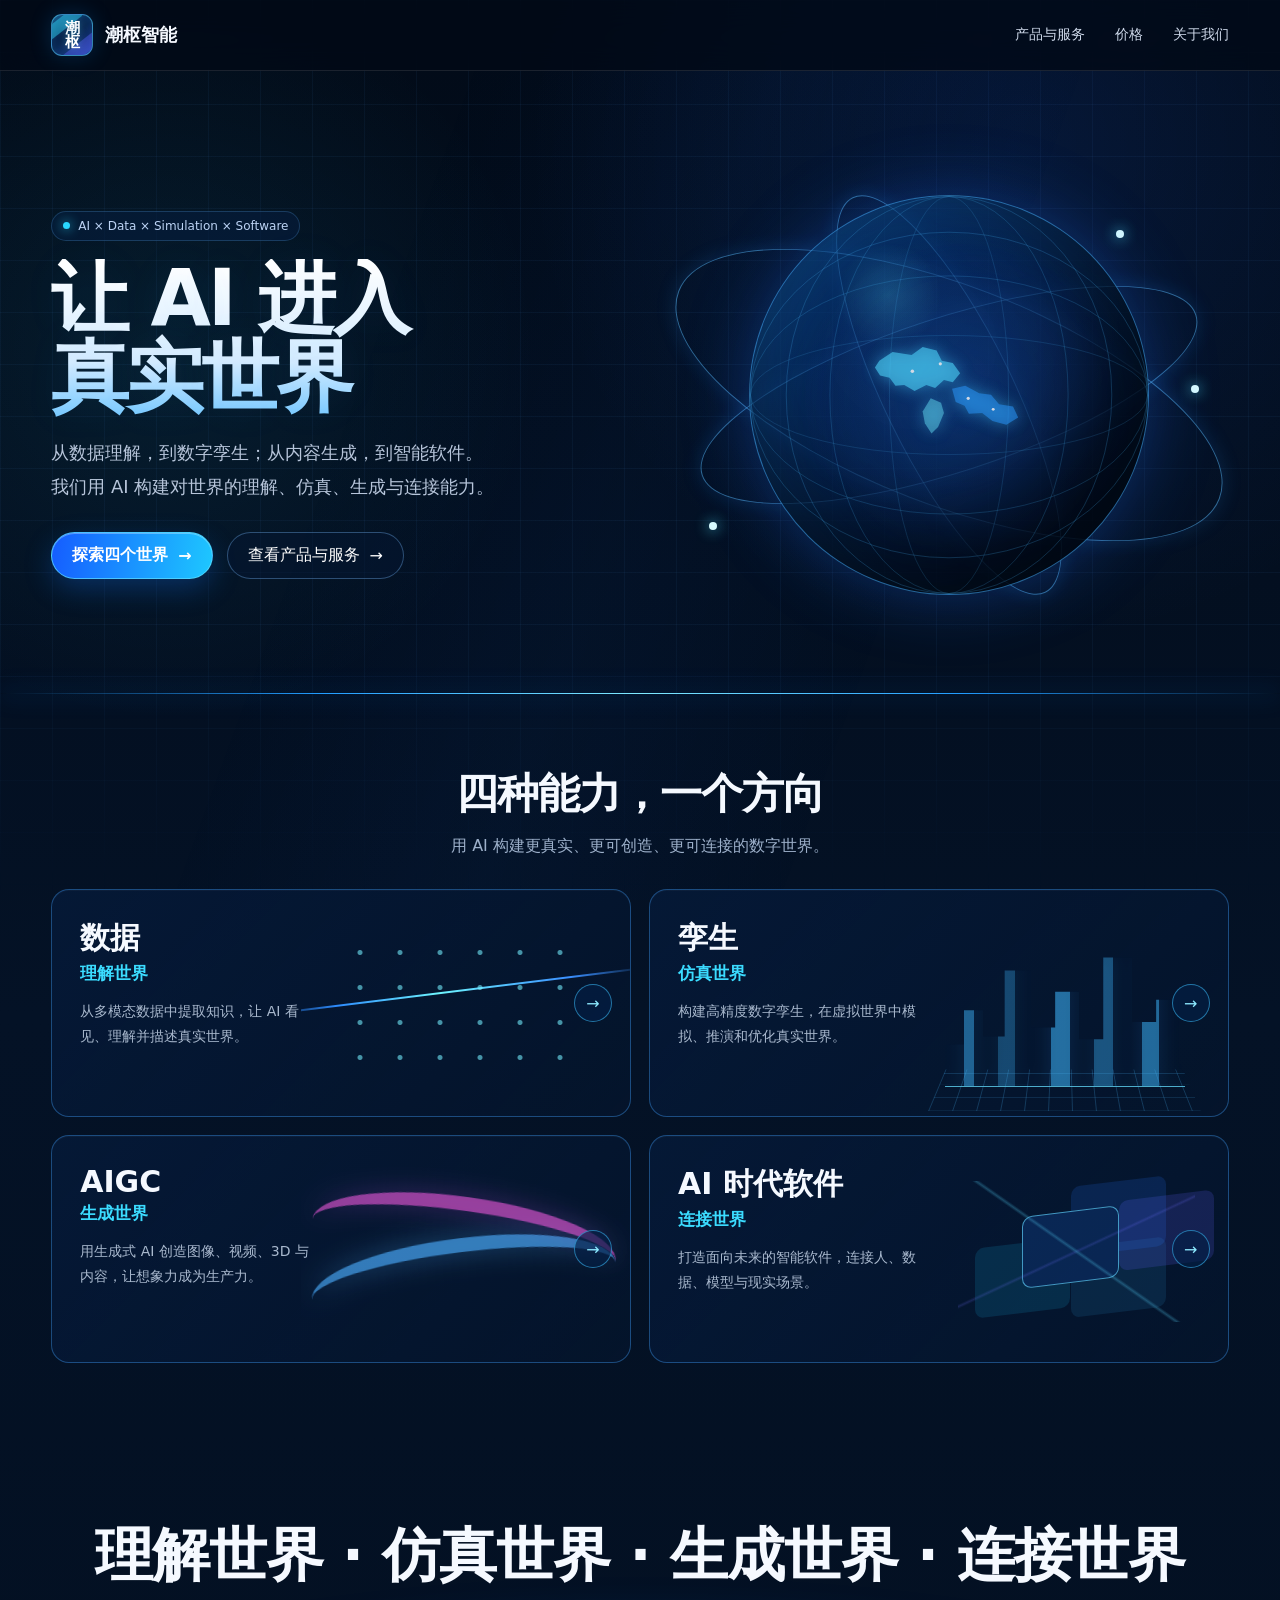
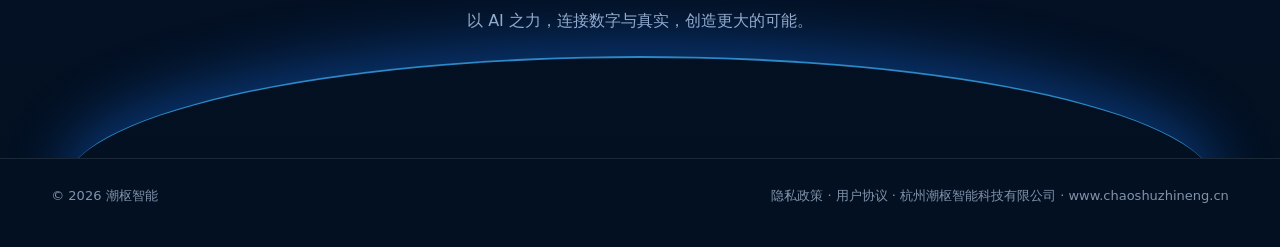
<file: index.html>
<!doctype html>
<html lang="zh-CN">
<head>
<meta charset="utf-8">
<meta name="viewport" content="width=device-width,initial-scale=1">
<meta name="description" content="数据理解、数字孪生、AIGC 与 AI 时代软件。">
<title>潮枢智能｜让 AI 进入真实世界</title>
<link rel="stylesheet" href="assets/style.css">
<link rel="icon" href="assets/favicon.svg" type="image/svg+xml"></head>
<body>
<header class="topbar">
  <div class="container nav">
    <a class="brand" href="index.html" aria-label="潮枢智能首页">
      <div class="brand-icon" aria-hidden="true"><span>潮</span><span>枢</span></div>
      <div class="brand-name">潮枢智能</div>
    </a>
    <nav class="navlinks"><a class="" href="products.html">产品与服务</a><a class="" href="pricing.html">价格</a><a class="" href="about.html">关于我们</a></nav>
    <button class="mobile-menu" data-menu aria-label="打开菜单">☰</button>
  </div>
</header>

<main>
  <section class="container hero">
    <div class="hero-copy">
      <div class="badge"><span class="badge-dot"></span> AI × Data × Simulation × Software</div>
      <h1>让 AI 进入<br>真实世界</h1>
      <p>
        从数据理解，到数字孪生；从内容生成，到智能软件。<br>
        我们用 AI 构建对世界的理解、仿真、生成与连接能力。
      </p>
      <div class="hero-actions">
        <a class="btn primary" href="#worlds" data-scroll>探索四个世界 <span>→</span></a>
        <a class="btn" href="products.html">查看产品与服务 <span>→</span></a>
      </div>
    </div>

    <div class="hero-art" aria-hidden="true">
      <div class="globe-wrap">
        <div class="globe-glow"></div>
        <div class="orbit o1"></div><div class="orbit o2"></div><div class="orbit o3"></div>
        <div class="satellite s1"></div><div class="satellite s2"></div><div class="satellite s3"></div>
        <div class="globe">
          <span class="lat"></span><span class="lat"></span><span class="lat"></span>
          <span class="lon"></span><span class="lon"></span><span class="lon"></span>
          <svg class="land" viewBox="0 0 260 180" fill="none">
            <path d="M29 55L47 43L73 47L88 36L107 41L114 55L129 58L139 72L129 84L117 81L105 92L93 88L77 96L63 88L51 89L43 78L30 75L23 64Z" fill="#50D9FF" fill-opacity=".72"/>
            <path d="M128 93L146 89L165 99L181 101L192 114L211 117L218 132L202 142L183 137L169 126L151 127L145 116L133 111Z" fill="#2B9CFF" fill-opacity=".65"/>
            <path d="M99 106L113 112L117 126L109 145L100 154L91 140L88 124Z" fill="#6CE9FF" fill-opacity=".55"/>
            <circle cx="74" cy="69" r="2.4" fill="white"/><circle cx="112" cy="59" r="2.2" fill="white"/>
            <circle cx="150" cy="106" r="2.2" fill="white"/><circle cx="184" cy="121" r="2" fill="white"/>
          </svg>
        </div>
      </div>
    </div>
  </section>

  <div class="horizon"></div>

  <section id="worlds" class="container section">
    <div class="section-title">
      <h2>四种能力，一个方向</h2>
      <p>用 AI 构建更真实、更可创造、更可连接的数字世界。</p>
    </div>
    <div class="world-grid">
      <article class="world-card">
        <h3>数据</h3><div class="sub">理解世界</div>
        <p>从多模态数据中提取知识，让 AI 看见、理解并描述真实世界。</p>
        <div class="art data-lines"></div><div class="arrow-circle">→</div>
      </article>
      <article class="world-card">
        <h3>孪生</h3><div class="sub">仿真世界</div>
        <p>构建高精度数字孪生，在虚拟世界中模拟、推演和优化真实世界。</p>
        <div class="art twin-city"></div><div class="arrow-circle">→</div>
      </article>
      <article class="world-card">
        <h3>AIGC</h3><div class="sub">生成世界</div>
        <p>用生成式 AI 创造图像、视频、3D 与内容，让想象力成为生产力。</p>
        <div class="art gen-wave"></div><div class="arrow-circle">→</div>
      </article>
      <article class="world-card">
        <h3>AI 时代软件</h3><div class="sub">连接世界</div>
        <p>打造面向未来的智能软件，连接人、数据、模型与现实场景。</p>
        <div class="art soft-panels"></div><div class="arrow-circle">→</div>
      </article>
    </div>
  </section>

  <section class="closing">
    <div class="container">
      <h2>理解世界 · 仿真世界 · 生成世界 · 连接世界</h2>
      <p>以 AI 之力，连接数字与真实，创造更大的可能。</p>
    </div>
  </section>
</main>

<footer class="footer">
  <div class="container footer-row">
    <div>© 2026 潮枢智能</div>
    <div>
      <a href="legal/privacy.html">隐私政策</a> ·
      <a href="legal/terms.html">用户协议</a> ·
      杭州潮枢智能科技有限公司 · www.chaoshuzhineng.cn
    </div>
  </div>
</footer>
<script src="assets/app.js"></script>
</body></html>
</file>
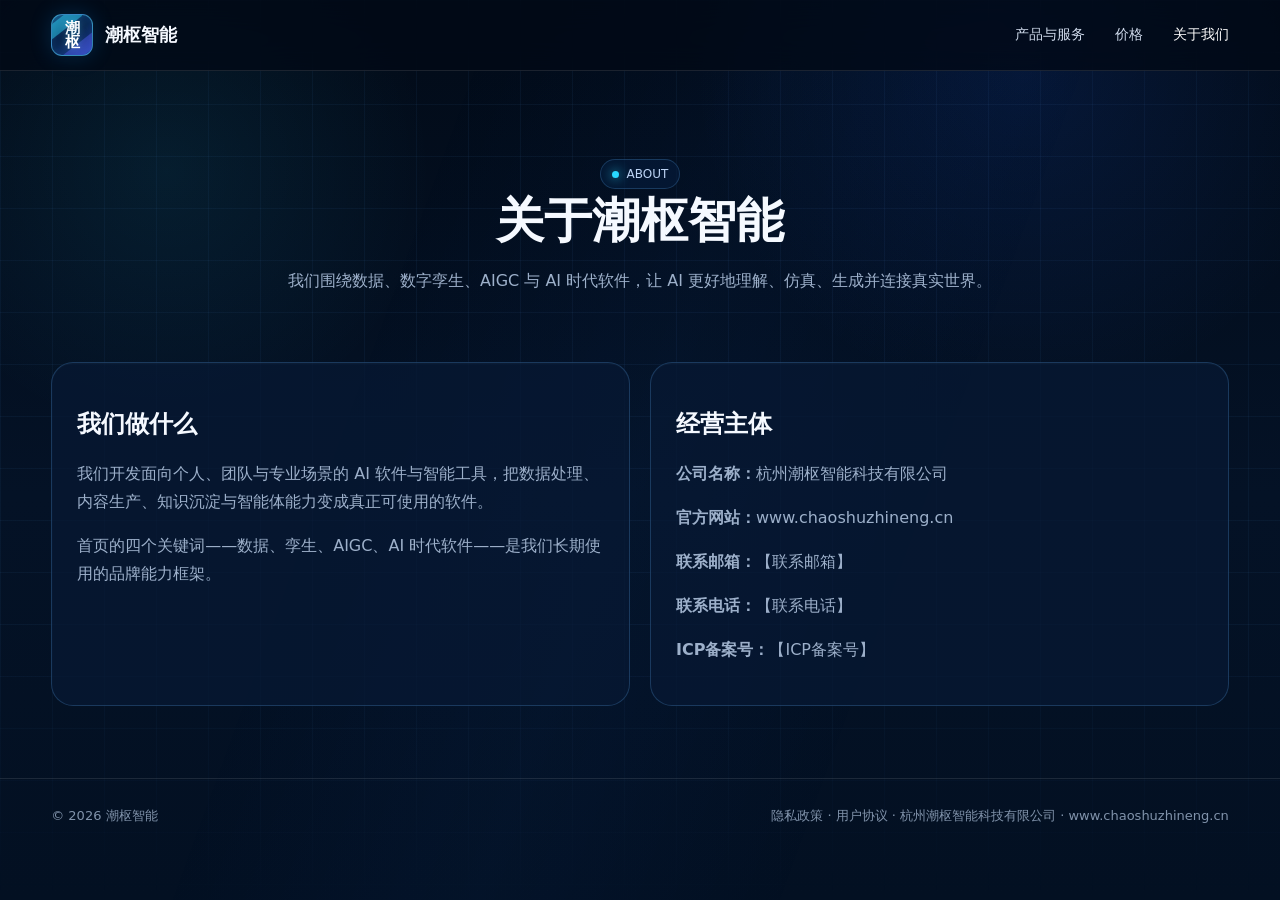
<file: about.html>
<!doctype html>
<html lang="zh-CN">
<head>
<meta charset="utf-8">
<meta name="viewport" content="width=device-width,initial-scale=1">
<meta name="description" content="潮枢智能品牌与公司主体信息。">
<title>关于我们｜潮枢智能</title>
<link rel="stylesheet" href="assets/style.css">
<link rel="icon" href="assets/favicon.svg" type="image/svg+xml"></head>
<body>
<header class="topbar">
  <div class="container nav">
    <a class="brand" href="index.html" aria-label="潮枢智能首页">
      <div class="brand-icon" aria-hidden="true"><span>潮</span><span>枢</span></div>
      <div class="brand-name">潮枢智能</div>
    </a>
    <nav class="navlinks"><a class="" href="products.html">产品与服务</a><a class="" href="pricing.html">价格</a><a class="active" href="about.html">关于我们</a></nav>
    <button class="mobile-menu" data-menu aria-label="打开菜单">☰</button>
  </div>
</header>

<main>
  <section class="page-hero container">
    <div class="badge"><span class="badge-dot"></span> ABOUT</div>
    <h1>关于潮枢智能</h1>
    <p>我们围绕数据、数字孪生、AIGC 与 AI 时代软件，让 AI 更好地理解、仿真、生成并连接真实世界。</p>
  </section>
  <section class="container section" style="padding-top:30px">
    <div class="two-col">
      <article class="content-card">
        <h2>我们做什么</h2>
        <p>我们开发面向个人、团队与专业场景的 AI 软件与智能工具，把数据处理、内容生产、知识沉淀与智能体能力变成真正可使用的软件。</p>
        <p>首页的四个关键词——数据、孪生、AIGC、AI 时代软件——是我们长期使用的品牌能力框架。</p>
      </article>
      <article class="content-card">
        <h2>经营主体</h2>
        <p><strong>公司名称：</strong>杭州潮枢智能科技有限公司</p>
        <p><strong>官方网站：</strong>www.chaoshuzhineng.cn</p>
        <p><strong>联系邮箱：</strong>【联系邮箱】</p>
        <p><strong>联系电话：</strong>【联系电话】</p>
        <p><strong>ICP备案号：</strong>【ICP备案号】</p>
      </article>
    </div>
  </section>
</main>

<footer class="footer">
  <div class="container footer-row">
    <div>© 2026 潮枢智能</div>
    <div>
      <a href="legal/privacy.html">隐私政策</a> ·
      <a href="legal/terms.html">用户协议</a> ·
      杭州潮枢智能科技有限公司 · www.chaoshuzhineng.cn
    </div>
  </div>
</footer>
<script src="assets/app.js"></script>
</body></html>
</file>
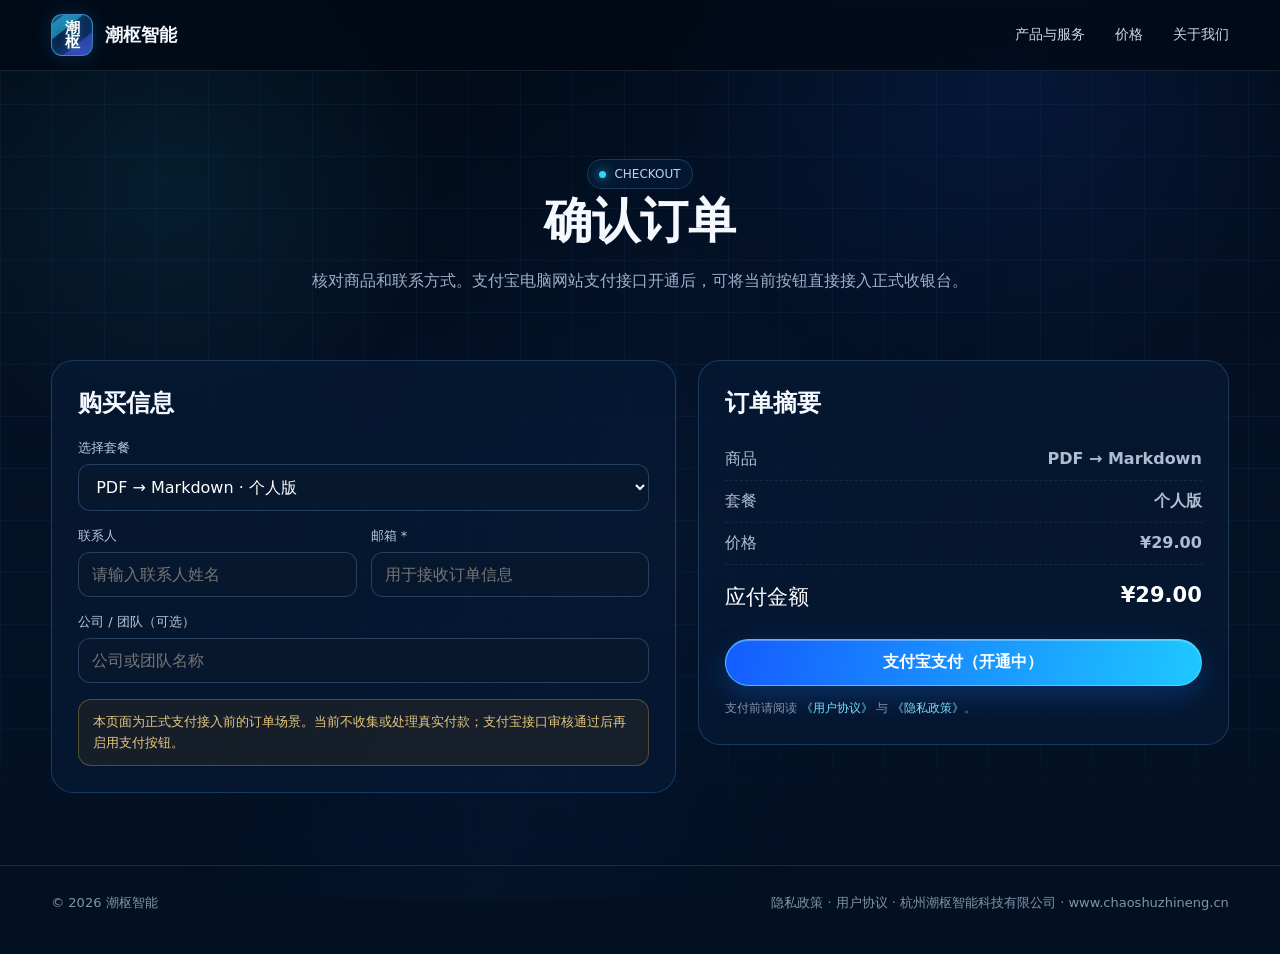
<file: checkout.html>
<!doctype html>
<html lang="zh-CN">
<head>
<meta charset="utf-8">
<meta name="viewport" content="width=device-width,initial-scale=1">
<meta name="description" content="潮枢智能订单确认和支付宝支付页面。">
<title>确认订单｜潮枢智能</title>
<link rel="stylesheet" href="assets/style.css">
<link rel="icon" href="assets/favicon.svg" type="image/svg+xml"></head>
<body>
<header class="topbar">
  <div class="container nav">
    <a class="brand" href="index.html" aria-label="潮枢智能首页">
      <div class="brand-icon" aria-hidden="true"><span>潮</span><span>枢</span></div>
      <div class="brand-name">潮枢智能</div>
    </a>
    <nav class="navlinks"><a class="" href="products.html">产品与服务</a><a class="" href="pricing.html">价格</a><a class="" href="about.html">关于我们</a></nav>
    <button class="mobile-menu" data-menu aria-label="打开菜单">☰</button>
  </div>
</header>

<main data-checkout>
  <section class="page-hero container">
    <div class="badge"><span class="badge-dot"></span> CHECKOUT</div>
    <h1>确认订单</h1>
    <p>核对商品和联系方式。支付宝电脑网站支付接口开通后，可将当前按钮直接接入正式收银台。</p>
  </section>

  <section class="container section" style="padding-top:28px">
    <div class="checkout-grid">
      <div class="form-card">
        <h2 style="margin-top:0">购买信息</h2>
        <div class="field">
          <label for="plan">选择套餐</label>
          <select id="plan">
            <option value="pdf-basic">PDF → Markdown · 个人版</option>
            <option value="media-pro">AI 图片 / 视频处理 · 专业版</option>
            <option value="insight-team">运营洞见 · 团队版</option>
          </select>
        </div>
        <div class="form-row">
          <div class="field"><label for="name">联系人</label><input id="name" placeholder="请输入联系人姓名"></div>
          <div class="field"><label for="email">邮箱 *</label><input id="email" type="email" placeholder="用于接收订单信息"></div>
        </div>
        <div class="field"><label for="company">公司 / 团队（可选）</label><input id="company" placeholder="公司或团队名称"></div>
        <div class="notice">本页面为正式支付接入前的订单场景。当前不收集或处理真实付款；支付宝接口审核通过后再启用支付按钮。</div>
      </div>

      <aside class="summary-card">
        <h2 style="margin-top:0">订单摘要</h2>
        <div class="summary-line"><span>商品</span><strong data-product></strong></div>
        <div class="summary-line"><span>套餐</span><strong data-planname></strong></div>
        <div class="summary-line"><span>价格</span><strong data-price></strong></div>
        <div class="summary-line total"><span>应付金额</span><strong data-total></strong></div>
        <button class="btn primary" data-pay style="width:100%;margin-top:18px">支付宝支付（开通中）</button>
        <p style="font-size:12px;color:#8394aa;line-height:1.7;margin-bottom:0">支付前请阅读 <a href="legal/terms.html" style="color:#78dfff">《用户协议》</a> 与 <a href="legal/privacy.html" style="color:#78dfff">《隐私政策》</a>。</p>
      </aside>
    </div>
  </section>
</main>

<footer class="footer">
  <div class="container footer-row">
    <div>© 2026 潮枢智能</div>
    <div>
      <a href="legal/privacy.html">隐私政策</a> ·
      <a href="legal/terms.html">用户协议</a> ·
      杭州潮枢智能科技有限公司 · www.chaoshuzhineng.cn
    </div>
  </div>
</footer>
<script src="assets/app.js"></script>
</body></html>
</file>
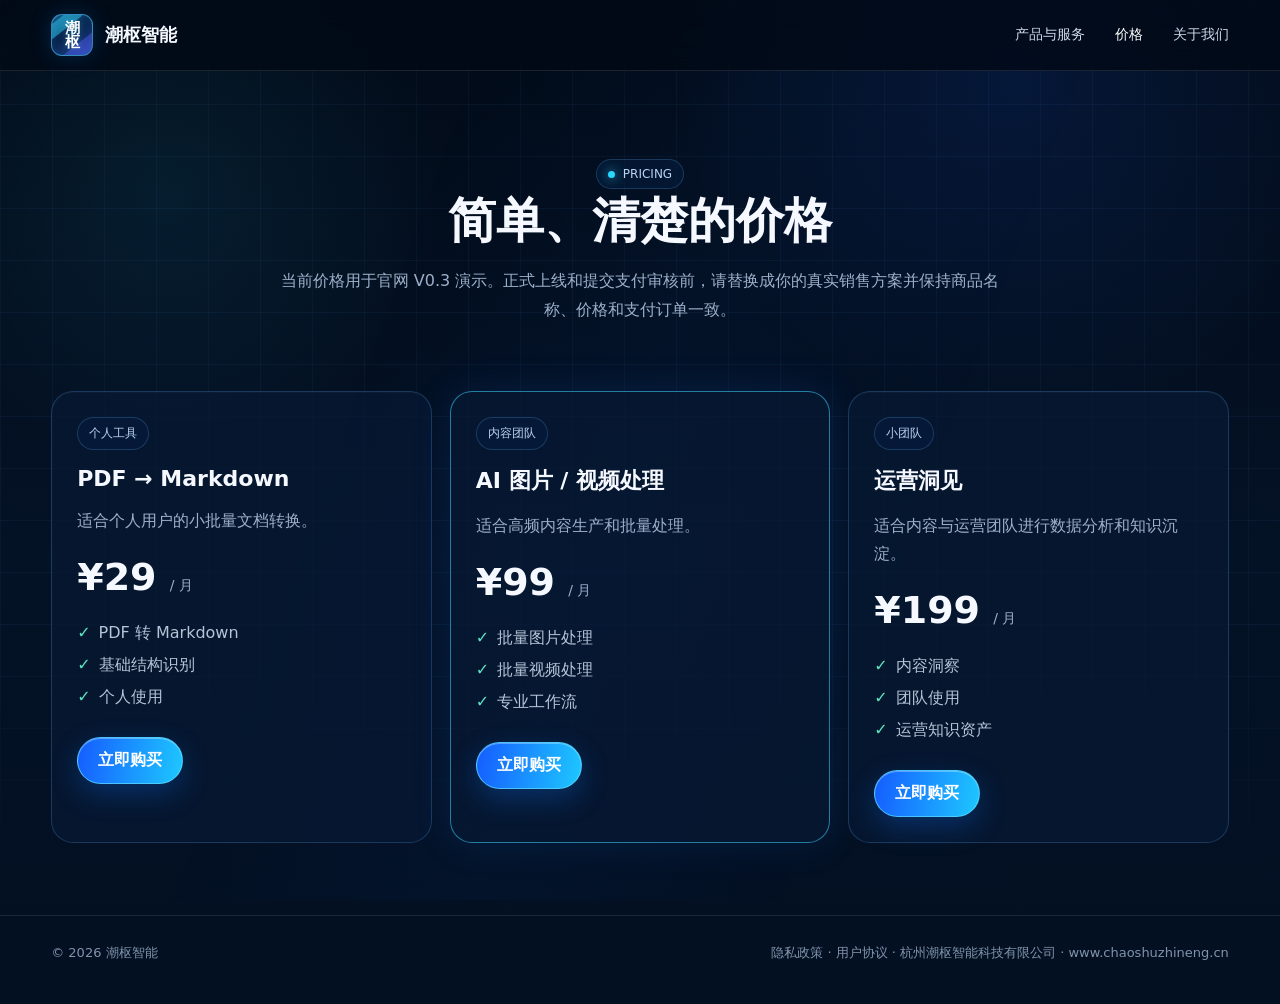
<file: pricing.html>
<!doctype html>
<html lang="zh-CN">
<head>
<meta charset="utf-8">
<meta name="viewport" content="width=device-width,initial-scale=1">
<meta name="description" content="潮枢智能软件产品价格与购买入口。">
<title>价格｜潮枢智能</title>
<link rel="stylesheet" href="assets/style.css">
<link rel="icon" href="assets/favicon.svg" type="image/svg+xml"></head>
<body>
<header class="topbar">
  <div class="container nav">
    <a class="brand" href="index.html" aria-label="潮枢智能首页">
      <div class="brand-icon" aria-hidden="true"><span>潮</span><span>枢</span></div>
      <div class="brand-name">潮枢智能</div>
    </a>
    <nav class="navlinks"><a class="" href="products.html">产品与服务</a><a class="active" href="pricing.html">价格</a><a class="" href="about.html">关于我们</a></nav>
    <button class="mobile-menu" data-menu aria-label="打开菜单">☰</button>
  </div>
</header>

<main>
  <section class="page-hero container">
    <div class="badge"><span class="badge-dot"></span> PRICING</div>
    <h1>简单、清楚的价格</h1>
    <p>当前价格用于官网 V0.3 演示。正式上线和提交支付审核前，请替换成你的真实销售方案并保持商品名称、价格和支付订单一致。</p>
  </section>

  <section class="container section" style="padding-top:30px">
    <div class="cards3">
      <article class="price-card">
        <div class="badge">个人工具</div><h3>PDF → Markdown</h3>
        <p>适合个人用户的小批量文档转换。</p>
        <div class="price">¥29 <small>/ 月</small></div>
        <ul class="features"><li>PDF 转 Markdown</li><li>基础结构识别</li><li>个人使用</li></ul>
        <a class="btn primary" href="checkout.html?plan=pdf-basic">立即购买</a>
      </article>
      <article class="price-card" style="border-color:rgba(60,211,255,.55);box-shadow:0 0 40px rgba(36,119,255,.12)">
        <div class="badge">内容团队</div><h3>AI 图片 / 视频处理</h3>
        <p>适合高频内容生产和批量处理。</p>
        <div class="price">¥99 <small>/ 月</small></div>
        <ul class="features"><li>批量图片处理</li><li>批量视频处理</li><li>专业工作流</li></ul>
        <a class="btn primary" href="checkout.html?plan=media-pro">立即购买</a>
      </article>
      <article class="price-card">
        <div class="badge">小团队</div><h3>运营洞见</h3>
        <p>适合内容与运营团队进行数据分析和知识沉淀。</p>
        <div class="price">¥199 <small>/ 月</small></div>
        <ul class="features"><li>内容洞察</li><li>团队使用</li><li>运营知识资产</li></ul>
        <a class="btn primary" href="checkout.html?plan=insight-team">立即购买</a>
      </article>
    </div>
  </section>
</main>

<footer class="footer">
  <div class="container footer-row">
    <div>© 2026 潮枢智能</div>
    <div>
      <a href="legal/privacy.html">隐私政策</a> ·
      <a href="legal/terms.html">用户协议</a> ·
      杭州潮枢智能科技有限公司 · www.chaoshuzhineng.cn
    </div>
  </div>
</footer>
<script src="assets/app.js"></script>
</body></html>
</file>
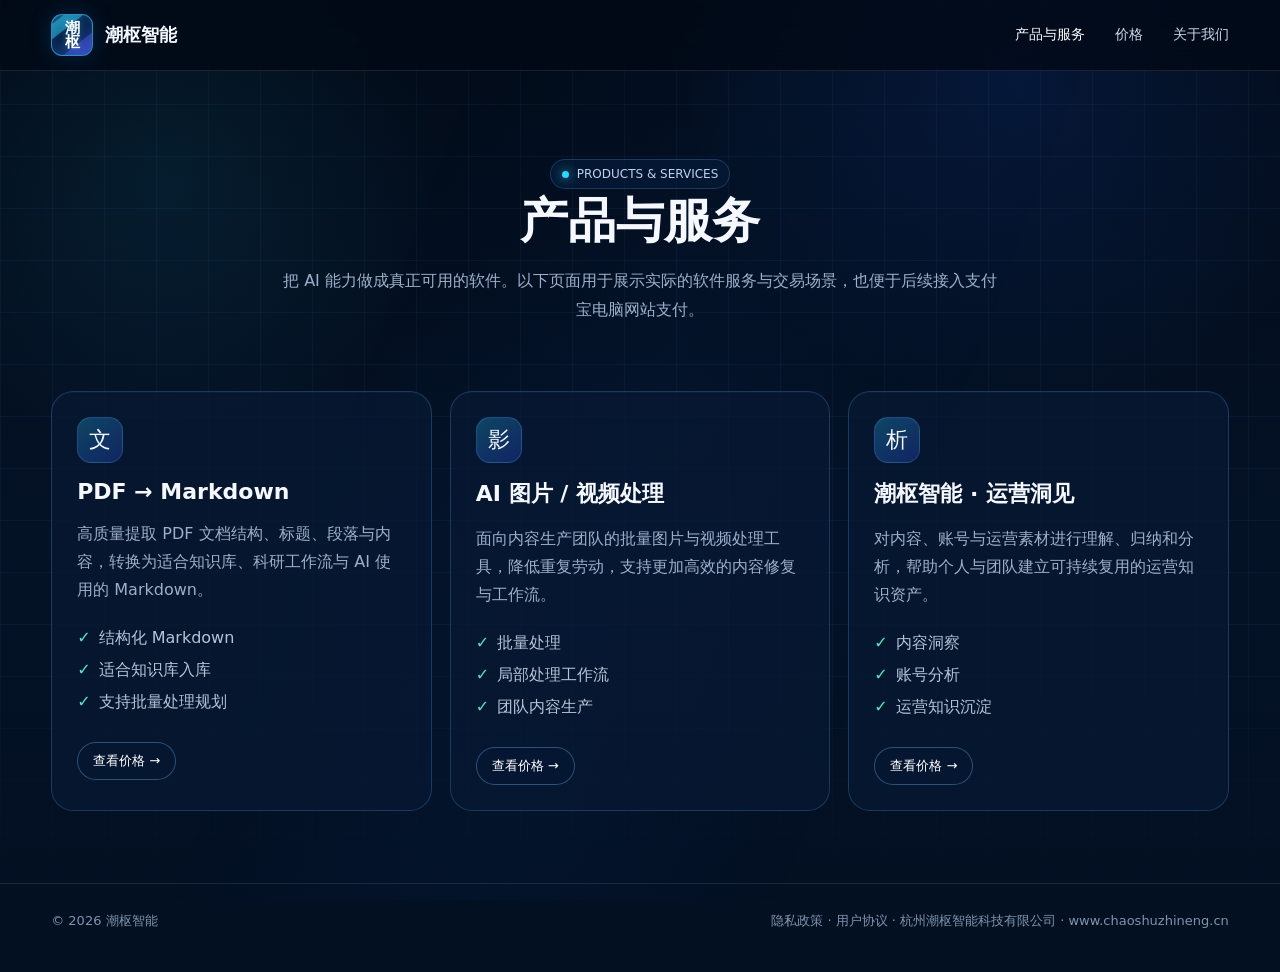
<file: products.html>
<!doctype html>
<html lang="zh-CN">
<head>
<meta charset="utf-8">
<meta name="viewport" content="width=device-width,initial-scale=1">
<meta name="description" content="潮枢智能产品与 AI 软件服务。">
<title>产品与服务｜潮枢智能</title>
<link rel="stylesheet" href="assets/style.css">
<link rel="icon" href="assets/favicon.svg" type="image/svg+xml"></head>
<body>
<header class="topbar">
  <div class="container nav">
    <a class="brand" href="index.html" aria-label="潮枢智能首页">
      <div class="brand-icon" aria-hidden="true"><span>潮</span><span>枢</span></div>
      <div class="brand-name">潮枢智能</div>
    </a>
    <nav class="navlinks"><a class="active" href="products.html">产品与服务</a><a class="" href="pricing.html">价格</a><a class="" href="about.html">关于我们</a></nav>
    <button class="mobile-menu" data-menu aria-label="打开菜单">☰</button>
  </div>
</header>

<main>
  <section class="page-hero container">
    <div class="badge"><span class="badge-dot"></span> PRODUCTS & SERVICES</div>
    <h1>产品与服务</h1>
    <p>把 AI 能力做成真正可用的软件。以下页面用于展示实际的软件服务与交易场景，也便于后续接入支付宝电脑网站支付。</p>
  </section>

  <section class="container section" style="padding-top:30px">
    <div class="cards3">
      <article class="product-card">
        <div class="product-icon">文</div>
        <h3>PDF → Markdown</h3>
        <p>高质量提取 PDF 文档结构、标题、段落与内容，转换为适合知识库、科研工作流与 AI 使用的 Markdown。</p>
        <ul class="features"><li>结构化 Markdown</li><li>适合知识库入库</li><li>支持批量处理规划</li></ul>
        <a class="btn small" href="pricing.html">查看价格 →</a>
      </article>
      <article class="product-card">
        <div class="product-icon">影</div>
        <h3>AI 图片 / 视频处理</h3>
        <p>面向内容生产团队的批量图片与视频处理工具，降低重复劳动，支持更加高效的内容修复与工作流。</p>
        <ul class="features"><li>批量处理</li><li>局部处理工作流</li><li>团队内容生产</li></ul>
        <a class="btn small" href="pricing.html">查看价格 →</a>
      </article>
      <article class="product-card">
        <div class="product-icon">析</div>
        <h3>潮枢智能 · 运营洞见</h3>
        <p>对内容、账号与运营素材进行理解、归纳和分析，帮助个人与团队建立可持续复用的运营知识资产。</p>
        <ul class="features"><li>内容洞察</li><li>账号分析</li><li>运营知识沉淀</li></ul>
        <a class="btn small" href="pricing.html">查看价格 →</a>
      </article>
    </div>
  </section>
</main>

<footer class="footer">
  <div class="container footer-row">
    <div>© 2026 潮枢智能</div>
    <div>
      <a href="legal/privacy.html">隐私政策</a> ·
      <a href="legal/terms.html">用户协议</a> ·
      杭州潮枢智能科技有限公司 · www.chaoshuzhineng.cn
    </div>
  </div>
</footer>
<script src="assets/app.js"></script>
</body></html>
</file>
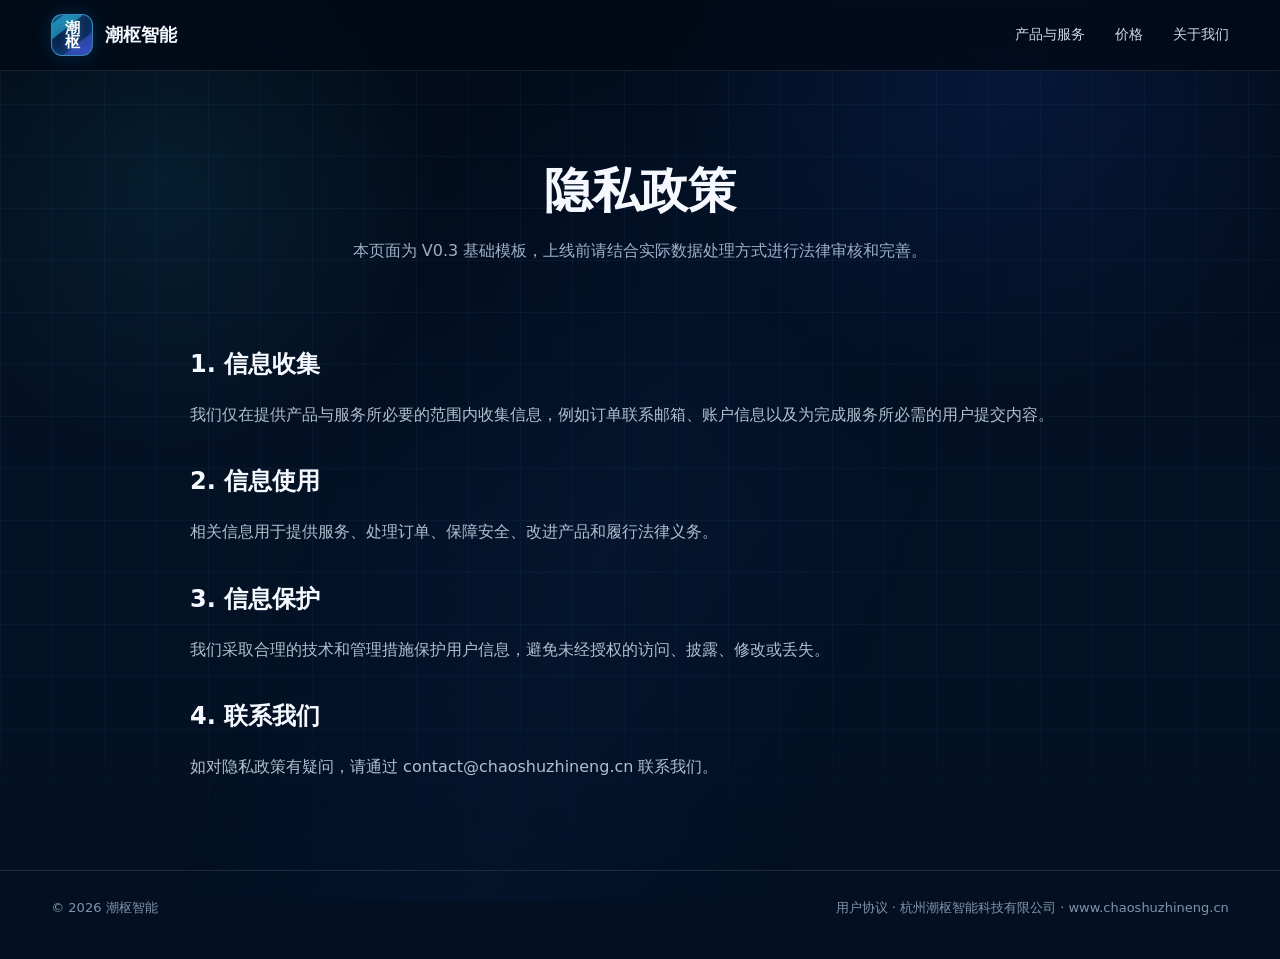
<file: legal/privacy.html>
<!doctype html><html lang="zh-CN"><head><meta charset="utf-8"><meta name="viewport" content="width=device-width,initial-scale=1"><title>隐私政策｜潮枢智能</title><link rel="stylesheet" href="../assets/style.css"><link rel="icon" href="../assets/favicon.svg" type="image/svg+xml"></head><body>
<header class="topbar"><div class="container nav"><a class="brand" href="../index.html"><div class="brand-icon"><span>潮</span><span>枢</span></div><div class="brand-name">潮枢智能</div></a><nav class="navlinks"><a href="../products.html">产品与服务</a><a href="../pricing.html">价格</a><a href="../about.html">关于我们</a></nav><button class="mobile-menu" data-menu>☰</button></div></header>
<main><section class="page-hero container"><h1>隐私政策</h1><p>本页面为 V0.3 基础模板，上线前请结合实际数据处理方式进行法律审核和完善。</p></section>
<section class="container section legal" style="padding-top:10px"><h2>1. 信息收集</h2><p>我们仅在提供产品与服务所必要的范围内收集信息，例如订单联系邮箱、账户信息以及为完成服务所必需的用户提交内容。</p>
<h2>2. 信息使用</h2><p>相关信息用于提供服务、处理订单、保障安全、改进产品和履行法律义务。</p>
<h2>3. 信息保护</h2><p>我们采取合理的技术和管理措施保护用户信息，避免未经授权的访问、披露、修改或丢失。</p>
<h2>4. 联系我们</h2><p>如对隐私政策有疑问，请通过 contact@chaoshuzhineng.cn 联系我们。</p></section></main>
<footer class="footer"><div class="container footer-row"><div>© 2026 潮枢智能</div><div><a href="terms.html">用户协议</a> · 杭州潮枢智能科技有限公司 · www.chaoshuzhineng.cn</div></div></footer><script src="../assets/app.js"></script></body></html>
</file>
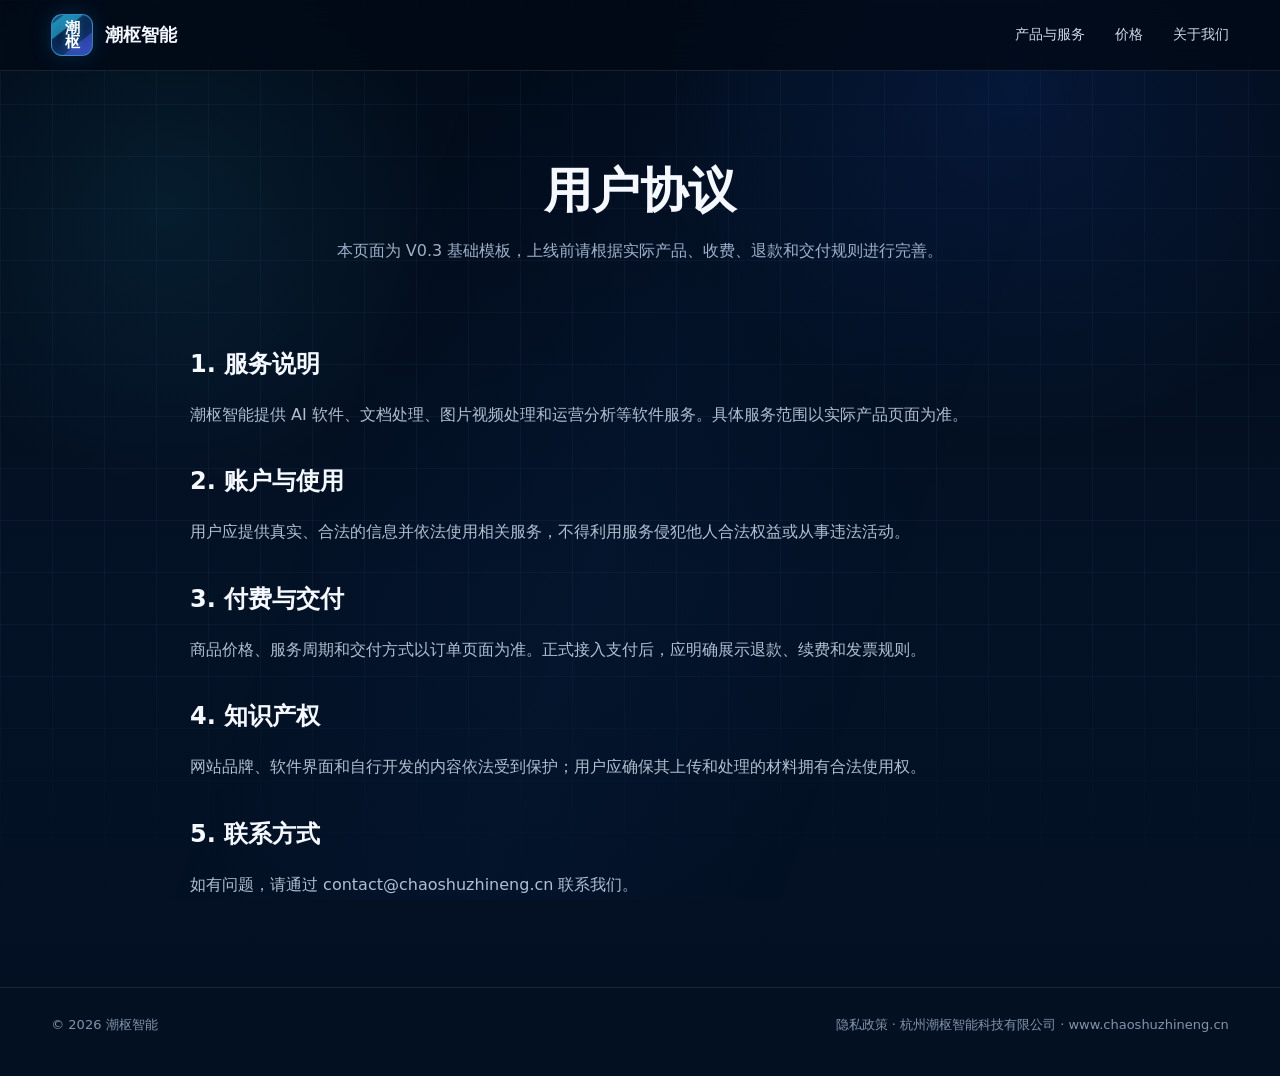
<file: legal/terms.html>
<!doctype html><html lang="zh-CN"><head><meta charset="utf-8"><meta name="viewport" content="width=device-width,initial-scale=1"><title>用户协议｜潮枢智能</title><link rel="stylesheet" href="../assets/style.css"><link rel="icon" href="../assets/favicon.svg" type="image/svg+xml"></head><body>
<header class="topbar"><div class="container nav"><a class="brand" href="../index.html"><div class="brand-icon"><span>潮</span><span>枢</span></div><div class="brand-name">潮枢智能</div></a><nav class="navlinks"><a href="../products.html">产品与服务</a><a href="../pricing.html">价格</a><a href="../about.html">关于我们</a></nav><button class="mobile-menu" data-menu>☰</button></div></header>
<main><section class="page-hero container"><h1>用户协议</h1><p>本页面为 V0.3 基础模板，上线前请根据实际产品、收费、退款和交付规则进行完善。</p></section>
<section class="container section legal" style="padding-top:10px"><h2>1. 服务说明</h2><p>潮枢智能提供 AI 软件、文档处理、图片视频处理和运营分析等软件服务。具体服务范围以实际产品页面为准。</p>
<h2>2. 账户与使用</h2><p>用户应提供真实、合法的信息并依法使用相关服务，不得利用服务侵犯他人合法权益或从事违法活动。</p>
<h2>3. 付费与交付</h2><p>商品价格、服务周期和交付方式以订单页面为准。正式接入支付后，应明确展示退款、续费和发票规则。</p>
<h2>4. 知识产权</h2><p>网站品牌、软件界面和自行开发的内容依法受到保护；用户应确保其上传和处理的材料拥有合法使用权。</p>
<h2>5. 联系方式</h2><p>如有问题，请通过 contact@chaoshuzhineng.cn 联系我们。</p></section></main>
<footer class="footer"><div class="container footer-row"><div>© 2026 潮枢智能</div><div><a href="privacy.html">隐私政策</a> · 杭州潮枢智能科技有限公司 · www.chaoshuzhineng.cn</div></div></footer><script src="../assets/app.js"></script></body></html>
</file>
<file: assets/style.css>
:root{
  --bg:#031022;
  --bg2:#06162c;
  --panel:rgba(7,25,52,.74);
  --panel2:rgba(10,34,68,.70);
  --line:rgba(99,184,255,.22);
  --line2:rgba(255,255,255,.10);
  --text:#f5f9ff;
  --muted:#9db0ca;
  --cyan:#29d8ff;
  --blue:#2477ff;
  --blue2:#0f4fd8;
  --violet:#8a6cff;
  --pink:#ff77d8;
  --green:#58e8b5;
  --shadow:0 22px 70px rgba(0,0,0,.32);
  --radius:22px;
}
*{box-sizing:border-box}
html{scroll-behavior:smooth}
body{
  margin:0;
  color:var(--text);
  font-family:Inter,system-ui,-apple-system,BlinkMacSystemFont,"Segoe UI","PingFang SC","Microsoft YaHei","Noto Sans CJK SC",sans-serif;
  background:
    radial-gradient(circle at 80% 8%,rgba(30,101,255,.13),transparent 25%),
    radial-gradient(circle at 13% 19%,rgba(41,216,255,.08),transparent 20%),
    linear-gradient(180deg,#020b18 0%,#041226 55%,#031022 100%);
  min-height:100vh;
}
body::before{
  content:"";
  position:fixed; inset:0; z-index:-2; pointer-events:none;
  background-image:
    linear-gradient(rgba(95,165,255,.055) 1px,transparent 1px),
    linear-gradient(90deg,rgba(95,165,255,.055) 1px,transparent 1px);
  background-size:52px 52px;
  mask-image:linear-gradient(to bottom,black 0 70%,transparent 100%);
}
body::after{
  content:""; position:fixed; inset:0; z-index:-1; pointer-events:none;
  background:linear-gradient(110deg,transparent 30%,rgba(37,115,255,.035) 50%,transparent 70%);
}
a{color:inherit;text-decoration:none}
button,input,select{font:inherit}
.container{width:min(1220px,92vw);margin:auto}
.topbar{
  position:sticky;top:0;z-index:60;
  background:rgba(2,9,22,.78);
  border-bottom:1px solid var(--line2);
  backdrop-filter:blur(16px);
}
.nav{
  height:70px;display:flex;align-items:center;justify-content:space-between;gap:24px;
}
.brand{display:flex;align-items:center;gap:12px;min-width:0}
.brand-icon{
  width:42px;height:42px;border-radius:11px;
  position:relative;display:flex;flex-direction:column;align-items:center;justify-content:center;
  border:1px solid rgba(82,205,255,.58);
  background:
    linear-gradient(145deg,rgba(62,208,255,.32),transparent 40%),
    linear-gradient(325deg,rgba(69,85,255,.42),transparent 50%),
    #071b3f;
  box-shadow:inset 0 0 20px rgba(34,160,255,.24),0 0 22px rgba(21,154,255,.20);
  overflow:hidden;
}
.brand-icon::before{
  content:"";position:absolute;width:52px;height:12px;left:-20px;top:6px;
  background:rgba(47,220,255,.45);transform:rotate(-38deg);filter:blur(.2px);
}
.brand-icon::after{
  content:"";position:absolute;width:55px;height:13px;right:-24px;bottom:5px;
  background:rgba(91,99,255,.40);transform:rotate(-38deg);
}
.brand-icon span{
  position:relative;z-index:2;line-height:.93;
  font-size:15px;font-weight:900;
  font-family:"Microsoft YaHei","PingFang SC","Noto Sans CJK SC",sans-serif;
  color:white;text-shadow:0 0 9px rgba(80,210,255,.5);
}
.brand-name{font-weight:850;font-size:18px;white-space:nowrap}
.navlinks{display:flex;align-items:center;gap:30px;color:#cfdaeb;font-size:14px}
.navlinks a{transition:.2s}
.navlinks a:hover,.navlinks a.active{color:white}
.mobile-menu{display:none;background:none;border:0;color:white;font-size:24px;cursor:pointer}
.btn{
  border:1px solid rgba(125,190,255,.35);
  color:white;padding:12px 20px;border-radius:999px;
  background:rgba(5,22,50,.50);cursor:pointer;display:inline-flex;align-items:center;gap:10px;
  transition:.25s;justify-content:center;
}
.btn:hover{transform:translateY(-2px);border-color:rgba(88,209,255,.7)}
.btn.primary{
  background:linear-gradient(100deg,#155cff,#1ec8ff);
  border-color:rgba(92,221,255,.72);
  box-shadow:0 10px 28px rgba(20,118,255,.27),inset 0 1px rgba(255,255,255,.30);
  font-weight:760;
}
.btn.small{padding:9px 15px;font-size:13px}
.btn.disabled{opacity:.55;cursor:not-allowed;pointer-events:none}
.badge{
  display:inline-flex;align-items:center;gap:8px;padding:7px 11px;border-radius:999px;
  border:1px solid var(--line);background:rgba(7,30,63,.56);color:#bcd3f4;font-size:12px;
}
.badge-dot{width:7px;height:7px;background:var(--cyan);border-radius:50%;box-shadow:0 0 12px var(--cyan)}
.hero{
  min-height:620px;display:grid;grid-template-columns:1.02fr .98fr;align-items:center;
  gap:36px;padding:74px 0 48px;position:relative;
}
.hero-copy h1{
  margin:18px 0 18px;
  font-size:clamp(52px,6.1vw,86px);line-height:1.02;letter-spacing:-3px;
  background:linear-gradient(180deg,#fff 5%,#d7edff 65%,#77c9ff 100%);
  -webkit-background-clip:text;background-clip:text;color:transparent;
  text-shadow:0 0 40px rgba(61,165,255,.08);
}
.hero-copy p{color:#b7c5da;font-size:18px;line-height:1.9;margin:0;max-width:690px}
.hero-actions{display:flex;gap:14px;flex-wrap:wrap;margin-top:28px}
.hero-art{position:relative;height:500px;display:flex;align-items:center;justify-content:center}
.globe-wrap{position:relative;width:min(500px,44vw);aspect-ratio:1}
.globe-glow{
  position:absolute;inset:4%;border-radius:50%;
  background:radial-gradient(circle,rgba(31,139,255,.28),rgba(31,139,255,.02) 58%,transparent 70%);
  filter:blur(18px);
}
.globe{
  position:absolute;inset:10%;border-radius:50%;
  border:1px solid rgba(72,182,255,.5);
  background:
    radial-gradient(circle at 35% 25%,rgba(85,221,255,.20),transparent 13%),
    radial-gradient(circle at 55% 50%,rgba(31,92,211,.22),transparent 56%),
    linear-gradient(135deg,rgba(12,68,153,.5),rgba(2,11,31,.78));
  box-shadow:inset -38px -50px 90px rgba(0,0,0,.6),inset 20px 20px 65px rgba(38,192,255,.12),0 0 70px rgba(33,111,255,.30);
  overflow:hidden;
}
.globe .lat,.globe .lon{position:absolute;inset:0;border:1px solid rgba(74,189,255,.23);border-radius:50%}
.globe .lat:nth-child(1){transform:scaleY(.30)}
.globe .lat:nth-child(2){transform:scaleY(.60)}
.globe .lat:nth-child(3){transform:scaleY(.82)}
.globe .lon:nth-child(4){transform:scaleX(.30)}
.globe .lon:nth-child(5){transform:scaleX(.60)}
.globe .lon:nth-child(6){transform:scaleX(.82)}
.globe .land{
  position:absolute;left:27%;top:27%;width:48%;height:42%;
  opacity:.82;filter:drop-shadow(0 0 8px rgba(66,203,255,.8));
}
.orbit{
  position:absolute;left:50%;top:50%;border:1px solid rgba(91,190,255,.50);border-radius:50%;
  transform:translate(-50%,-50%) rotate(-18deg);box-shadow:0 0 20px rgba(45,148,255,.17);
}
.orbit.o1{width:104%;height:31%}
.orbit.o2{width:116%;height:44%;transform:translate(-50%,-50%) rotate(21deg)}
.orbit.o3{width:88%;height:26%;transform:translate(-50%,-50%) rotate(64deg)}
.satellite{position:absolute;width:8px;height:8px;border-radius:50%;background:#d8fbff;box-shadow:0 0 14px #4ce3ff}
.s1{top:17%;right:15%}.s2{bottom:23%;left:2%}.s3{top:48%;right:0}
.horizon{
  height:1px;background:linear-gradient(90deg,transparent,#219cff 25%,#7feaff 50%,#219cff 75%,transparent);
  box-shadow:0 0 22px #1478ff;
}
.section{padding:72px 0}
.section-title{text-align:center;margin-bottom:30px}
.section-title h2{font-size:42px;margin:0 0 10px;letter-spacing:-1.2px}
.section-title p{margin:0;color:var(--muted);line-height:1.7}
.world-grid{display:grid;grid-template-columns:1fr 1fr;gap:18px}
.world-card{
  min-height:228px;border:1px solid rgba(66,164,255,.38);border-radius:18px;overflow:hidden;
  background:linear-gradient(135deg,rgba(5,25,55,.94),rgba(5,21,45,.75));
  position:relative;padding:28px;box-shadow:inset 0 1px rgba(255,255,255,.03);transition:.28s;
}
.world-card:hover{transform:translateY(-5px);box-shadow:var(--shadow);border-color:rgba(61,201,255,.65)}
.world-card h3{font-size:30px;margin:0 0 3px}
.world-card .sub{font-size:17px;color:#3bdcff;font-weight:760}
.world-card p{color:#a9b9ce;max-width:46%;line-height:1.75;font-size:14px}
.world-card .art{position:absolute;right:0;top:0;width:57%;height:100%;overflow:hidden}
.arrow-circle{
  position:absolute;right:18px;top:50%;transform:translateY(-50%);width:38px;height:38px;border-radius:50%;
  border:1px solid rgba(60,194,255,.55);display:flex;align-items:center;justify-content:center;color:#8deaff;
  background:rgba(4,32,69,.65);z-index:3;
}
.data-lines::before{
  content:"";position:absolute;left:-10%;right:-5%;top:44%;height:2px;
  background:linear-gradient(90deg,transparent,#2e8cff 18%,#6df5ff 45%,#3a8fff 80%,transparent);
  box-shadow:
    0 -24px 0 -1px rgba(31,119,255,.32),
    0 24px 0 -1px rgba(70,213,255,.27),
    0 -52px 0 -1px rgba(41,101,255,.18),
    0 52px 0 -1px rgba(41,101,255,.18);
  transform:rotate(-7deg);
}
.data-lines::after{
  content:"";position:absolute;inset:20% 12%;
  background-image:radial-gradient(circle,#74efff 0 2px,transparent 3px);
  background-size:40px 35px;opacity:.58;
}
.twin-city{perspective:500px}
.twin-city::before{
  content:"";position:absolute;left:14%;right:13%;bottom:13%;height:58%;
  background:
    linear-gradient(90deg,transparent 0 8%,rgba(64,186,255,.45) 8% 12%,transparent 12% 22%,rgba(64,186,255,.28) 22% 29%,transparent 29% 44%,rgba(64,186,255,.50) 44% 52%,transparent 52% 62%,rgba(64,186,255,.35) 62% 70%,transparent 70% 82%,rgba(64,186,255,.48) 82% 89%,transparent 89%);
  clip-path:polygon(0 100%,0 68%,8% 68%,8% 42%,16% 42%,16% 62%,25% 62%,25% 12%,36% 12%,36% 55%,46% 55%,46% 28%,56% 28%,56% 64%,66% 64%,66% 2%,78% 2%,78% 51%,88% 51%,88% 34%,100% 34%,100% 100%);
  border-bottom:1px solid #66dfff;filter:drop-shadow(0 0 10px rgba(55,161,255,.32));
}
.twin-city::after{
  content:"";position:absolute;left:9%;right:8%;bottom:2%;height:36%;
  background:
    repeating-linear-gradient(90deg,rgba(70,185,255,.22) 0 1px,transparent 1px 24px),
    repeating-linear-gradient(0deg,rgba(70,185,255,.20) 0 1px,transparent 1px 24px);
  transform:rotateX(67deg);transform-origin:bottom;
}
.gen-wave::before,.gen-wave::after{
  content:"";position:absolute;left:3%;right:4%;top:45%;height:32%;
  border-radius:50%;
  border-top:14px solid rgba(76,174,255,.62);
  filter:drop-shadow(0 0 13px rgba(79,178,255,.6));
  transform:rotate(-7deg);
}
.gen-wave::after{
  top:27%;border-top-color:rgba(240,91,222,.58);transform:rotate(8deg);
  filter:drop-shadow(0 0 12px rgba(218,87,255,.45));
}
.soft-panels::before{
  content:"";position:absolute;width:95px;height:70px;right:33%;top:33%;
  border:1px solid rgba(97,214,255,.65);border-radius:10px;background:rgba(38,121,255,.18);
  box-shadow:
    48px -25px 0 -1px rgba(38,121,255,.16),
    96px -5px 0 -1px rgba(100,95,255,.18),
    -48px 25px 0 -1px rgba(27,198,255,.13),
    48px 36px 0 -1px rgba(51,178,255,.11);
  transform:skewY(-7deg);
}
.soft-panels::after{
  content:"";position:absolute;left:18%;right:10%;top:20%;bottom:18%;
  background:
    linear-gradient(35deg,transparent 49%,rgba(89,216,255,.38) 50%,transparent 51%),
    linear-gradient(-25deg,transparent 49%,rgba(112,112,255,.28) 50%,transparent 51%);
  opacity:.7;
}
.closing{
  text-align:center;padding:82px 20px 110px;position:relative;overflow:hidden
}
.closing::before{
  content:"";position:absolute;left:5%;right:5%;bottom:-160px;height:260px;border-radius:50% 50% 0 0;
  border-top:2px solid rgba(59,177,255,.75);
  box-shadow:0 -18px 55px rgba(19,119,255,.35);
}
.closing h2{font-size:clamp(34px,5vw,58px);margin:0 0 14px;letter-spacing:-1px}
.closing p{color:var(--muted)}
.footer{border-top:1px solid var(--line2);padding:28px 0 42px;color:#8193ab;font-size:13px}
.footer-row{display:flex;justify-content:space-between;gap:20px;flex-wrap:wrap}
.page-hero{padding:88px 0 36px;text-align:center}
.page-hero h1{font-size:48px;margin:0 0 14px}
.page-hero p{max-width:720px;margin:auto;color:var(--muted);line-height:1.8}
.cards3{display:grid;grid-template-columns:repeat(3,1fr);gap:18px}
.product-card,.price-card,.content-card{
  border:1px solid var(--line);border-radius:var(--radius);padding:25px;background:var(--panel);box-shadow:inset 0 1px rgba(255,255,255,.025)
}
.product-card h3,.price-card h3{margin:16px 0 8px;font-size:22px}
.product-card p,.price-card p,.content-card p{color:var(--muted);line-height:1.75}
.product-icon{
  width:46px;height:46px;border-radius:14px;display:flex;align-items:center;justify-content:center;
  background:linear-gradient(145deg,rgba(41,216,255,.25),rgba(57,79,255,.25));border:1px solid var(--line);
  font-size:22px
}
.price{font-size:38px;font-weight:850;margin:20px 0 4px}
.price small{font-size:14px;font-weight:500;color:var(--muted)}
.features{list-style:none;padding:0;margin:18px 0 24px;color:#b5c4d7;line-height:2}
.features li::before{content:"✓";color:#5de4c1;margin-right:8px}
.checkout-grid{display:grid;grid-template-columns:1fr .85fr;gap:22px;align-items:start}
.form-card,.summary-card{
  border:1px solid var(--line);border-radius:var(--radius);padding:26px;background:var(--panel)
}
.form-row{display:grid;grid-template-columns:1fr 1fr;gap:14px}
.field{margin-bottom:16px}
.field label{display:block;font-size:13px;color:#b9c7d9;margin-bottom:7px}
.field input,.field select{
  width:100%;border:1px solid rgba(116,169,227,.28);border-radius:12px;padding:12px 13px;
  color:white;background:#07172e;outline:none
}
.field input:focus,.field select:focus{border-color:#2dd7ff;box-shadow:0 0 0 3px rgba(45,215,255,.08)}
.summary-line{display:flex;justify-content:space-between;gap:20px;padding:10px 0;color:#aebdd0;border-bottom:1px dashed rgba(255,255,255,.08)}
.summary-line.total{font-size:21px;color:white;border-bottom:0;padding-top:18px}
.notice{
  border:1px solid rgba(255,208,91,.27);background:rgba(120,83,13,.15);color:#e5c77e;
  border-radius:13px;padding:12px 14px;font-size:13px;line-height:1.6
}
.two-col{display:grid;grid-template-columns:1fr 1fr;gap:20px}
.legal{max-width:900px;margin:auto}
.legal h2{margin-top:36px}.legal p,.legal li{color:#b0bed0;line-height:1.85}
.toast{
  position:fixed;right:22px;bottom:22px;z-index:100;padding:13px 16px;border-radius:12px;
  background:#0c2448;border:1px solid rgba(60,198,255,.45);color:white;box-shadow:var(--shadow);
  opacity:0;transform:translateY(10px);pointer-events:none;transition:.25s
}
.toast.show{opacity:1;transform:translateY(0)}
@media(max-width:900px){
  .navlinks{display:none;position:absolute;left:0;right:0;top:70px;background:rgba(3,12,27,.98);padding:18px 4vw;flex-direction:column;align-items:flex-start}
  .navlinks.open{display:flex}.mobile-menu{display:block}
  .hero{grid-template-columns:1fr;padding-top:58px}.hero-art{height:410px}
  .globe-wrap{width:min(430px,85vw)}
  .world-grid,.cards3,.checkout-grid,.two-col{grid-template-columns:1fr}
  .world-card p{max-width:54%}
  .brand-name{font-size:16px}
}
@media(max-width:560px){
  .hero-copy h1{font-size:47px;letter-spacing:-2px}
  .hero-copy p{font-size:16px}.hero-art{height:350px}
  .world-card{min-height:250px}.world-card p{max-width:65%}.world-card .art{opacity:.72;width:66%}
  .form-row{grid-template-columns:1fr}.page-hero h1{font-size:38px}
}
</file>
